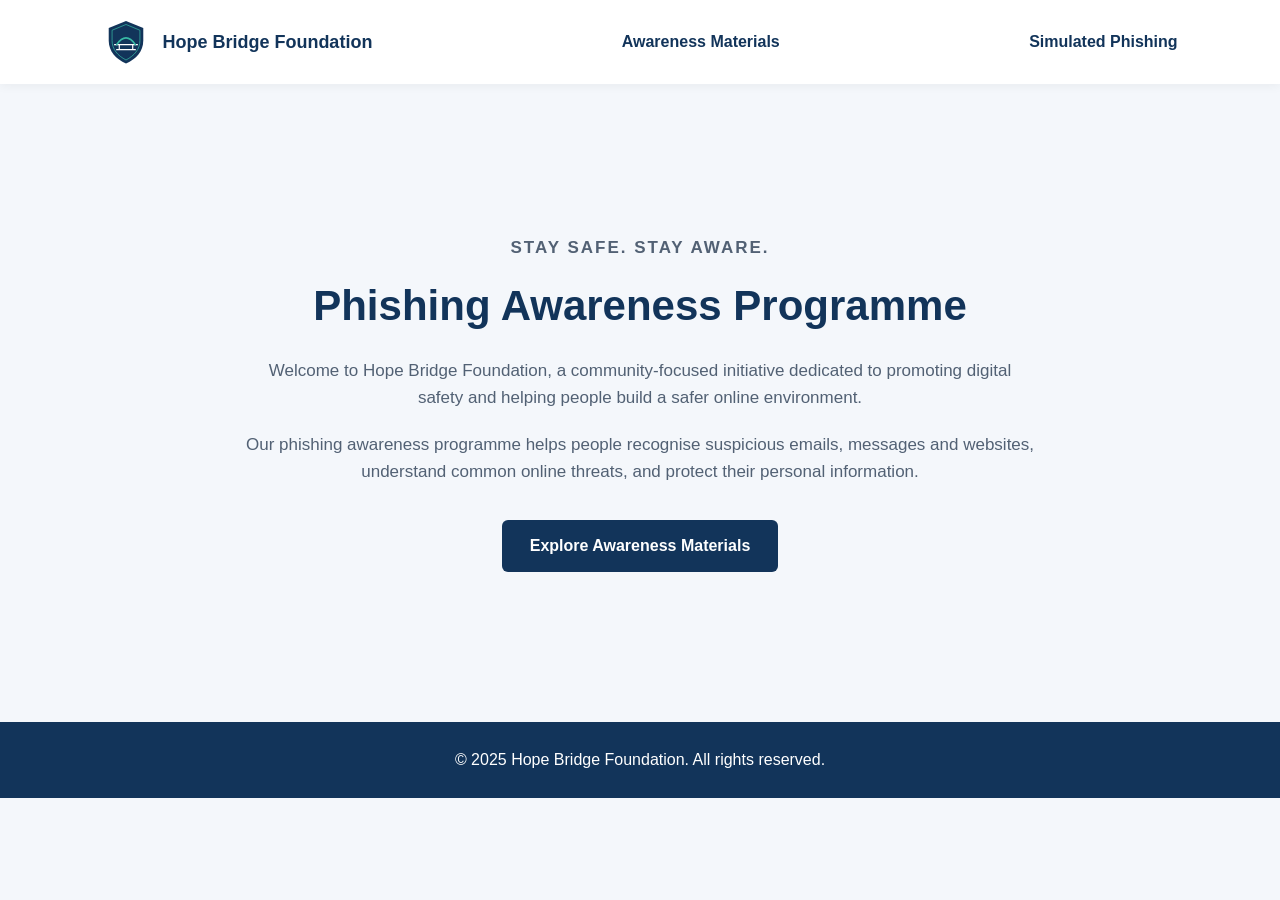
<file: index.html>
<!DOCTYPE html>
<html lang="en">
<head>
    <meta charset="UTF-8">
    <meta name="viewport" content="width=device-width, initial-scale=1.0">

    <title>Phishing Awareness Programme | Hope Bridge Foundation</title>

    <link rel="stylesheet" href="style.css">
</head>

<body>

<header>
    <nav>
        <div class="logo">
            <img src="ASSETS/logo.svg" alt="Hope Bridge Foundation logo">
            <span>Hope Bridge Foundation</span>
        </div>

        <a href="awareness.html">Awareness Materials</a>
        <a href="simulated.html">Simulated Phishing</a>
    </nav>
</header>

    <main>
        <section class="hero">

            <p class="tagline">STAY SAFE. STAY AWARE.</p>

            <h1>Phishing Awareness Programme</h1>

            <p>
                Welcome to Hope Bridge Foundation, a community-focused
                initiative dedicated to promoting digital safety and
                helping people build a safer online environment.
            </p>

            <p>
                Our phishing awareness programme helps people recognise
                suspicious emails, messages and websites, understand
                common online threats, and protect their personal information.
            </p>

            <a class="button" href="awareness.html">
                Explore Awareness Materials
            </a>

        </section>
    </main>

    <footer>
        <p>&copy; 2025 Hope Bridge Foundation. All rights reserved.</p>
    </footer>

</body>
</html>
</file>
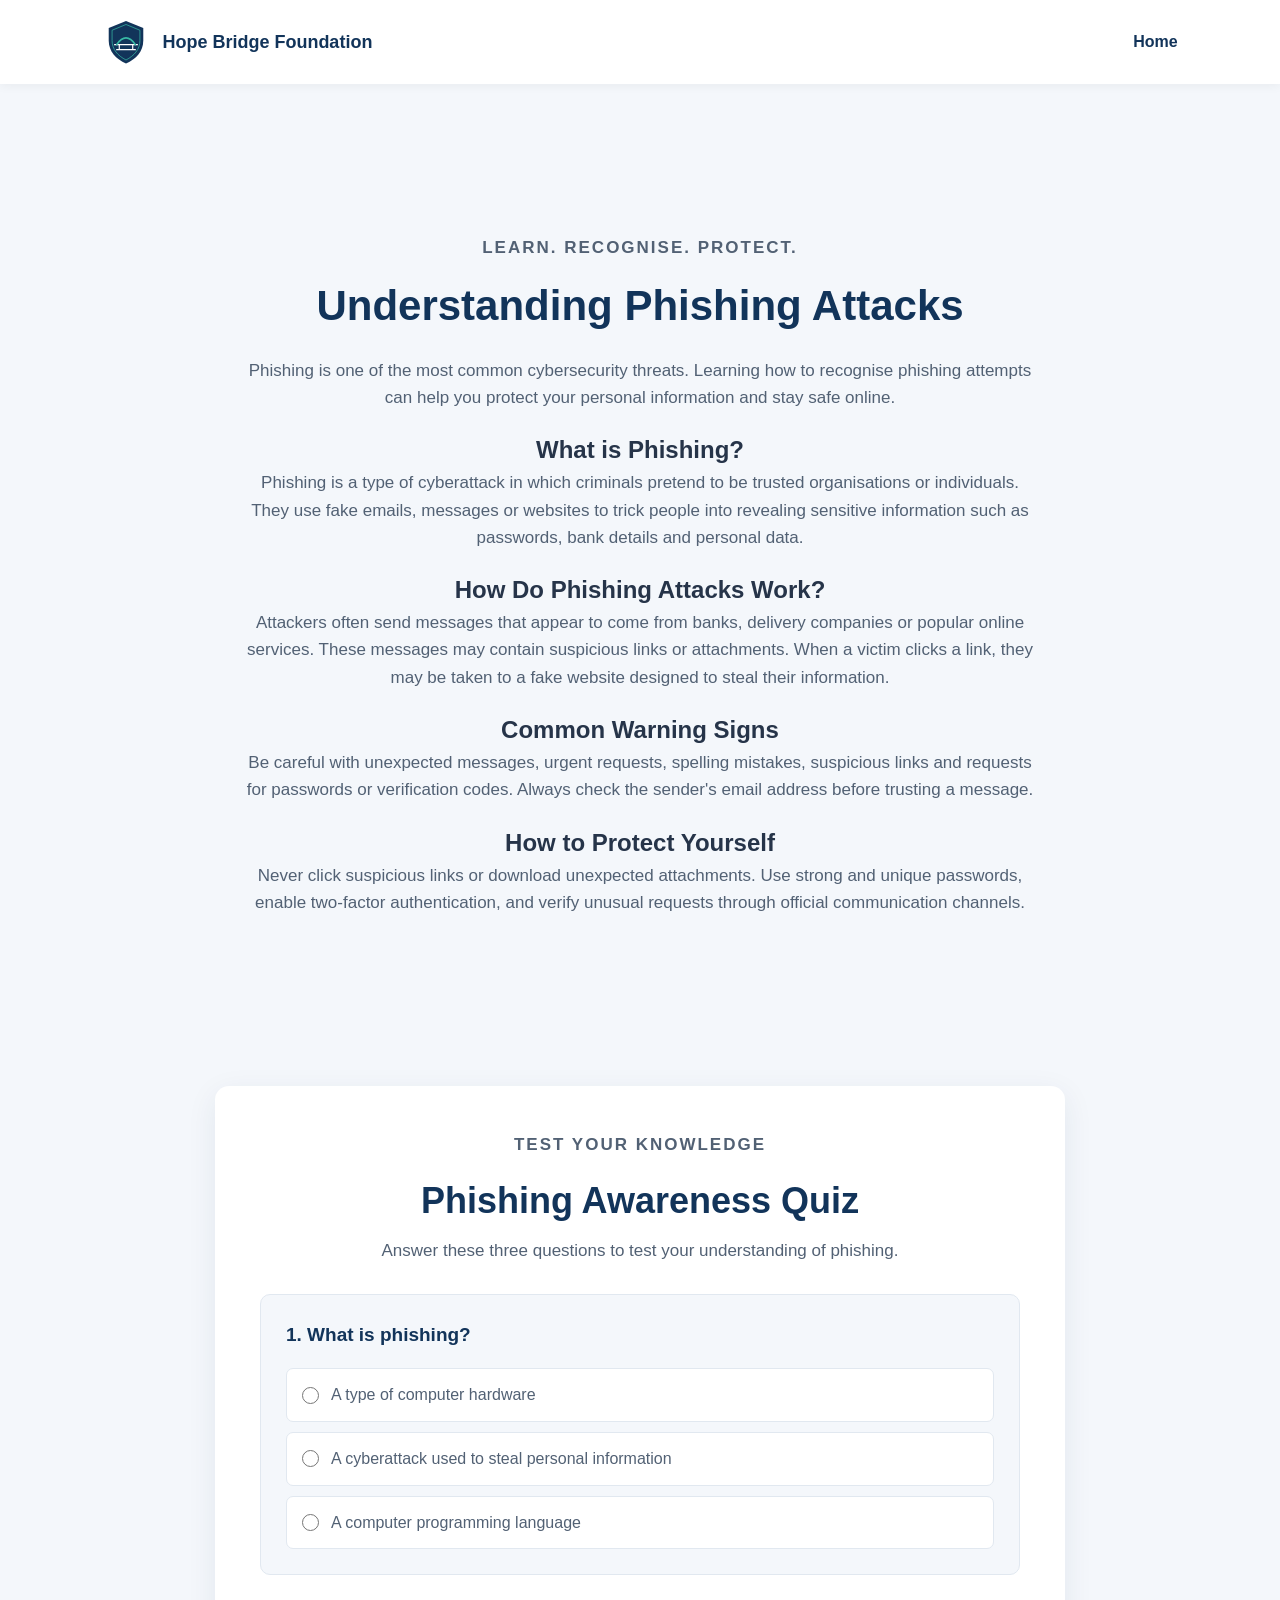
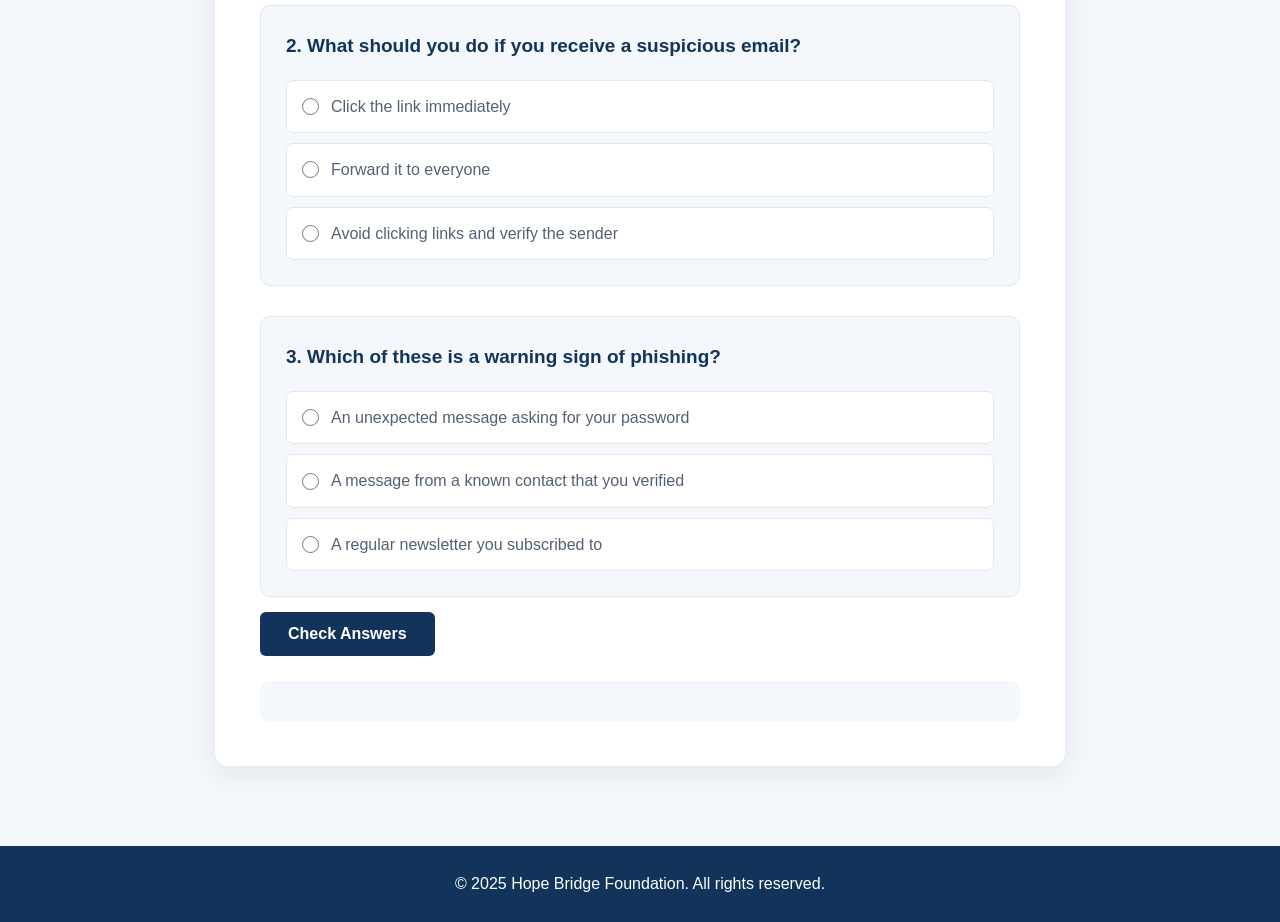
<file: awareness.html>
<!DOCTYPE html>
<html lang="en">
<head>
    <meta charset="UTF-8">
    <meta name="viewport" content="width=device-width, initial-scale=1.0">
    <title>Phishing Awareness | Hope Bridge Foundation</title>
    <link rel="stylesheet" href="style.css">
</head>
<body>

    <header>
        <nav>
            <div class="logo">
                <img src="ASSETS/logo.svg" alt="Hope Bridge Foundation logo">
                <span>Hope Bridge Foundation</span>
            </div>

            <a href="index.html">Home</a>
        </nav>
    </header>

    <main>
        <article class="hero">

            <p class="tagline">LEARN. RECOGNISE. PROTECT.</p>

            <h1>Understanding Phishing Attacks</h1>

            <p>
                Phishing is one of the most common cybersecurity threats.
                Learning how to recognise phishing attempts can help you
                protect your personal information and stay safe online.
            </p>

            <h2>What is Phishing?</h2>

            <p>
                Phishing is a type of cyberattack in which criminals
                pretend to be trusted organisations or individuals.
                They use fake emails, messages or websites to trick
                people into revealing sensitive information such as
                passwords, bank details and personal data.
            </p>

            <h2>How Do Phishing Attacks Work?</h2>

            <p>
                Attackers often send messages that appear to come from
                banks, delivery companies or popular online services.
                These messages may contain suspicious links or
                attachments. When a victim clicks a link, they may be
                taken to a fake website designed to steal their information.
            </p>

            <h2>Common Warning Signs</h2>

            <p>
                Be careful with unexpected messages, urgent requests,
                spelling mistakes, suspicious links and requests for
                passwords or verification codes. Always check the
                sender's email address before trusting a message.
            </p>

            <h2>How to Protect Yourself</h2>

            <p>
                Never click suspicious links or download unexpected
                attachments. Use strong and unique passwords, enable
                two-factor authentication, and verify unusual requests
                through official communication channels.
            </p>

        </article>

<section class="hero quiz-section">

    <p class="tagline">TEST YOUR KNOWLEDGE</p>

    <h1>Phishing Awareness Quiz</h1>

    <p>Answer these three questions to test your understanding of phishing.</p>

    <div class="question">
        <h2>1. What is phishing?</h2>

        <label>
            <input type="radio" name="q1" value="a">
            A type of computer hardware
        </label>

        <label>
            <input type="radio" name="q1" value="b">
            A cyberattack used to steal personal information
        </label>

        <label>
            <input type="radio" name="q1" value="c">
            A computer programming language
        </label>
    </div>

    <div class="question">
        <h2>2. What should you do if you receive a suspicious email?</h2>

        <label>
            <input type="radio" name="q2" value="a">
            Click the link immediately
        </label>

        <label>
            <input type="radio" name="q2" value="b">
            Forward it to everyone
        </label>

        <label>
            <input type="radio" name="q2" value="c">
            Avoid clicking links and verify the sender
        </label>
    </div>

    <div class="question">
        <h2>3. Which of these is a warning sign of phishing?</h2>

        <label>
            <input type="radio" name="q3" value="a">
            An unexpected message asking for your password
        </label>

        <label>
            <input type="radio" name="q3" value="b">
            A message from a known contact that you verified
        </label>

        <label>
            <input type="radio" name="q3" value="c">
            A regular newsletter you subscribed to
        </label>
    </div>

    <button type="button" class="button" id="checkAnswers">
        Check Answers
    </button>

    <div id="quizResult" aria-live="polite"></div>

</section>

    </main>

    <footer>
        <p>&copy; 2025 Hope Bridge Foundation. All rights reserved.</p>
    </footer>

    <script src="script.js"></script>
</body>
</html>
</file>
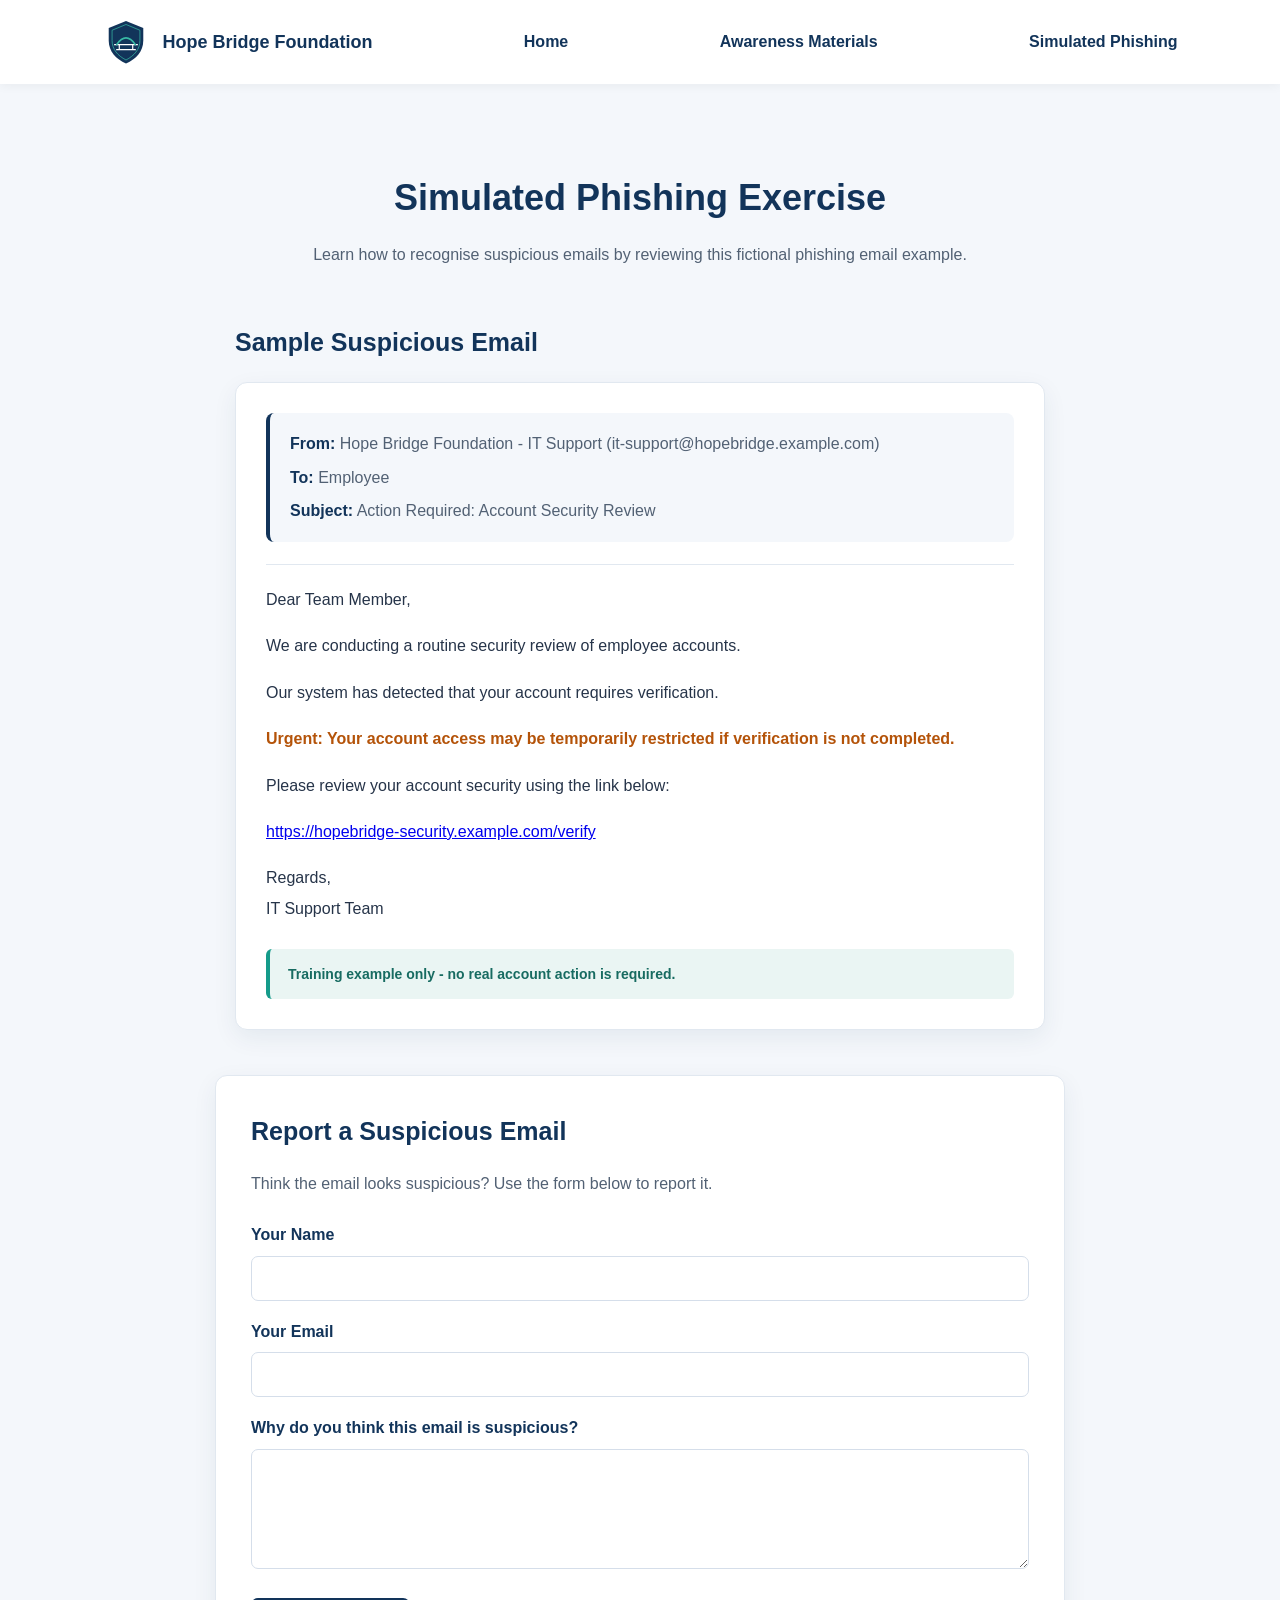
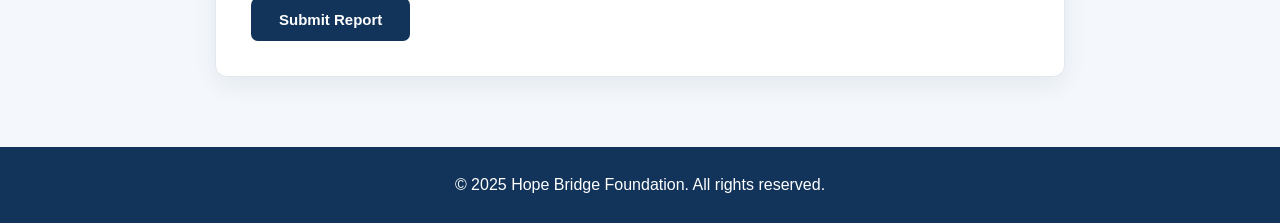
<file: simulated.html>
<!DOCTYPE html>
<html lang="en">

<head>
    <meta charset="UTF-8">
    <meta name="viewport" content="width=device-width, initial-scale=1.0">
    <title>Simulated Phishing | Hope Bridge Foundation</title>

    <link rel="stylesheet" href="style.css">
</head>

<body>

    <!-- Website Navigation -->
    <header>
        <nav>
            <div class="logo">
                <img src="ASSETS/logo.svg" alt="Hope Bridge Foundation logo">
                <span>Hope Bridge Foundation</span>
            </div>

            <a href="index.html">Home</a>
            <a href="awareness.html">Awareness Materials</a>
            <a href="simulated.html">Simulated Phishing</a>
        </nav>
    </header>

    <!-- Main Content -->
    <main>

        <section class="simulated-intro">
            <h1>Simulated Phishing Exercise</h1>

            <p>
                Learn how to recognise suspicious emails by reviewing
                this fictional phishing email example.
            </p>
        </section>

        <!-- Sample Email -->
        <section class="email-section">

            <h2>Sample Suspicious Email</h2>

            <div class="email-card">

                <div class="email-details">
                <p>
                    <strong>From:</strong> Hope Bridge Foundation - IT Support
                    (it-support@hopebridge.example.com)
                </p>

                    <p><strong>To:</strong> Employee</p>

                    <p><strong>Subject:</strong> Action Required: Account Security Review</p>
                </div>

                <hr>

                <div class="email-content">

        <p>Dear Team Member,</p>

        <p>
            We are conducting a routine security review
            of employee accounts.
        </p>

        <p>
            Our system has detected that your account
            requires verification.
        </p>

        <p>
            <strong>
                Urgent: Your account access may be temporarily
                restricted if verification is not completed.
            </strong>
        </p>

        <p>
            Please review your account security using the link below:
        </p>

        <p>
            <a href="#training-notice">
                https://hopebridge-security.example.com/verify
            </a>
        </p>

        <p>
            Regards,<br>
            IT Support Team
        </p>

    </div>
               <div class="training-notice" id="training-notice">
                Training example only - no real account action is required.
               </div>

            </div>

        </section>

        <!-- Reporting Form -->
        <section class="report-section">

            <h2>Report a Suspicious Email</h2>

            <p>
                Think the email looks suspicious?
                Use the form below to report it.
            </p>

            <form id="reportForm"
                  action="https://formspree.io/f/xppdqbrl"
                  method="POST">

                <label for="name">Your Name</label>
                <input type="text" id="name" name="name" required>

                <label for="email">Your Email</label>
                <input type="email" id="email" name="email" required>

                <label for="reason">Why do you think this email is suspicious?</label>
                <textarea id="reason" name="reason" rows="5" required></textarea>

                <button type="submit">Submit Report</button>

                <p id="formStatus" aria-live="polite"></p>

            </form>

        </section>

    </main>

    <!-- Footer -->
    <footer>
        <p>&copy; 2025 Hope Bridge Foundation. All rights reserved.</p>
    </footer>


<script>
    const reportForm = document.getElementById("reportForm");
    const formStatus = document.getElementById("formStatus");

    reportForm.addEventListener("submit", async function (event) {

        // Prevent the page from refreshing
        event.preventDefault();

        // Show submitting message
        formStatus.textContent = "Submitting your report...";

        // Get the form data
        const formData = new FormData(reportForm);

        try {

            // Send data to Formspree
            const response = await fetch(reportForm.action, {
                method: "POST",
                body: formData,
                headers: {
                    "Accept": "application/json"
                }
            });

            if (response.ok) {

                formStatus.textContent = "Thank you! Your report has been submitted successfully.";

                // Clear the form
                reportForm.reset();

            } else {

                formStatus.textContent = "Sorry, something went wrong. Please try again.";

            }

        } catch (error) {

            formStatus.textContent = "Unable to submit your report. Please check your internet connection.";

        }

    });
</script>


</body>
</html>
</file>
<file: style.css>
* {
    margin: 0;
    padding: 0;
    box-sizing: border-box;
}

body {
    font-family: Arial, sans-serif;
    background-color: #f4f7fb;
    color: #263449;
    line-height: 1.6;
}


header {
    background-color: #ffffff;
    padding: 18px 8%;
    box-shadow: 0 2px 10px rgba(0, 0, 0, 0.05);
}

nav {
    display: flex;
    justify-content: space-between;
    align-items: center;
}

.logo {
    display: flex;
    align-items: center;
    gap: 12px;
    font-weight: bold;
    color: #12345a;
    font-size: 18px;
}

.logo img {
    width: 48px;
    height: 48px;
}

nav a {
    text-decoration: none;
    color: #12345a;
    font-weight: bold;
}


.hero {
    max-width: 850px;
    margin: 100px auto;
    padding: 50px 30px;
    text-align: center;
}

.tagline {
    color: #159b8a;
    font-weight: bold;
    letter-spacing: 2px;
    margin-bottom: 15px;
}

.hero h1 {
    color: #12345a;
    font-size: 42px;
    line-height: 1.2;
    margin-bottom: 25px;
}

.hero p {
    margin-bottom: 20px;
    font-size: 17px;
    color: #526174;
}


.button {
    display: inline-block;
    margin-top: 15px;
    padding: 13px 28px;
    background-color: #12345a;
    color: #ffffff;
    text-decoration: none;
    border-radius: 6px;
    font-weight: bold;
}

.button:hover {
    background-color: #159b8a;
}


footer {
    text-align: center;
    padding: 25px;
    background-color: #12345a;
    color: #ffffff;
}


@media (max-width: 600px) {
    nav {
        flex-direction: column;
        gap: 15px;
    }

    .hero {
        margin: 50px auto;
        padding: 30px 20px;
    }

    .hero h1 {
        font-size: 30px;
    }
}


/* QUIZ SECTION */

.quiz-section {
    max-width: 850px;
    margin: 40px auto 80px;
    padding: 45px;
    background-color: #ffffff;
    border-radius: 14px;
    box-shadow: 0 8px 30px rgba(18, 52, 90, 0.08);
    text-align: left;
}

.quiz-section > .tagline,
.quiz-section > h1,
.quiz-section > p {
    text-align: center;
}

.quiz-section > h1 {
    font-size: 36px;
    margin-bottom: 15px;
}

.question {
    margin-top: 30px;
    padding: 25px;
    background-color: #f4f7fb;
    border: 1px solid #e1e8f0;
    border-radius: 10px;
}

.question h2 {
    color: #12345a;
    font-size: 19px;
    margin-bottom: 18px;
}

.question label {
    display: flex;
    align-items: center;
    gap: 12px;
    padding: 13px 15px;
    margin-top: 10px;
    background-color: #ffffff;
    border: 1px solid #e1e8f0;
    border-radius: 7px;
    cursor: pointer;
    color: #526174;
    transition: 0.2s ease;
}

.question label:hover {
    border-color: #159b8a;
    background-color: #f0faf8;
}

.question input[type="radio"] {
    accent-color: #159b8a;
    width: 17px;
    height: 17px;
    cursor: pointer;
    flex-shrink: 0;
}

.quiz-section .button {
    border: none;
    cursor: pointer;
    font-size: 16px;
}

#quizResult {
    margin-top: 25px;
    padding: 20px;
    background-color: #f4f7fb;
    border-radius: 8px;
    color: #263449;
}

#quizResult h2 {
    color: #12345a;
    margin-bottom: 12px;
}

#quizResult p {
    margin-bottom: 8px;
    font-size: 15px;
}

/* MOBILE RESPONSIVENESS */

@media (max-width: 600px) {
    .quiz-section {
        margin: 30px 15px 50px;
        padding: 25px 18px;
    }

    .quiz-section > h1 {
        font-size: 28px;
    }

    .question {
        padding: 18px 14px;
    }

    .question h2 {
        font-size: 17px;
    }

    .question label {
        font-size: 14px;
        padding: 12px 10px;
    }
}


#quizResult .correct {
    color: #16834a;
    font-weight: bold;
}

#quizResult .incorrect {
    color: #d93636;
    font-weight: bold;
}


/* =================================
   SIMULATED PHISHING PAGE
================================= */

.simulated-intro {
    max-width: 850px;
    margin: 65px auto 35px;
    padding: 20px;
    text-align: center;
}

.simulated-intro h1 {
    color: #12345a;
    font-size: 36px;
    margin-bottom: 15px;
}

.simulated-intro p {
    color: #526174;
    font-size: 16px;
}

/* EMAIL SECTION */

.email-section {
    max-width: 850px;
    margin: 0 auto 45px;
    padding: 0 20px;
}

.email-section h2,
.report-section h2 {
    color: #12345a;
    font-size: 25px;
    margin-bottom: 20px;
}

/* EMAIL CARD */

.email-card {
    background-color: #ffffff;
    border: 1px solid #e1e8f0;
    border-radius: 12px;
    padding: 30px;
    box-shadow: 0 8px 25px rgba(18, 52, 90, 0.07);
}

.email-details {
    background-color: #f4f7fb;
    padding: 18px 20px;
    border-radius: 8px;
    border-left: 4px solid #12345a;
    margin-bottom: 22px;
}

.email-details p {
    margin-bottom: 8px;
    color: #526174;
}

.email-details p:last-child {
    margin-bottom: 0;
}

.email-details strong {
    color: #12345a;
}

.email-card hr {
    border: none;
    border-top: 1px solid #e1e8f0;
    margin: 20px 0;
}

.email-content {
    color: #263449;
    line-height: 1.9;
}

.email-content p {
    margin-bottom: 16px;
}

.email-content strong {
    color: #b45309;
}

/* TRAINING NOTICE */

.training-notice {
    margin-top: 25px;
    padding: 14px 18px;
    background-color: #eaf5f3;
    border-left: 4px solid #159b8a;
    border-radius: 6px;
    color: #176b61;
    font-size: 14px;
    font-weight: bold;
}

/* REPORTING SECTION */

.report-section {
    max-width: 850px;
    margin: 0 auto 70px;
    padding: 35px;
    background-color: #ffffff;
    border: 1px solid #e1e8f0;
    border-radius: 12px;
    box-shadow: 0 8px 25px rgba(18, 52, 90, 0.07);
}

.report-section > p {
    color: #526174;
    margin-bottom: 25px;
}

/* FORM INPUTS */

#reportForm label {
    display: block;
    color: #12345a;
    font-weight: bold;
    margin: 18px 0 8px;
}

#reportForm input,
#reportForm textarea {
    width: 100%;
    padding: 13px 15px;
    border: 1px solid #d5deea;
    border-radius: 7px;
    font-family: Arial, sans-serif;
    font-size: 15px;
    color: #263449;
    background-color: #ffffff;
    outline: none;
    transition: border-color 0.2s ease,
                box-shadow 0.2s ease;
}

#reportForm input:focus,
#reportForm textarea:focus {
    border-color: #159b8a;
    box-shadow: 0 0 0 3px rgba(21, 155, 138, 0.12);
}

#reportForm textarea {
    resize: vertical;
    min-height: 120px;
}

/* SUBMIT BUTTON */

#reportForm button {
    display: inline-block;
    margin-top: 22px;
    padding: 13px 28px;
    background-color: #12345a;
    color: #ffffff;
    border: none;
    border-radius: 7px;
    font-size: 15px;
    font-weight: bold;
    cursor: pointer;
    transition: background-color 0.2s ease;
}

#reportForm button:hover {
    background-color: #159b8a;
}

#reportForm button:disabled {
    opacity: 0.6;
    cursor: not-allowed;
}

/* FORM STATUS MESSAGE */

#formStatus {
    margin-top: 18px;
    padding: 0;
    color: #16834a;
    font-weight: bold;
}

#formStatus:empty {
    display: none;
}

/* MOBILE RESPONSIVENESS */

@media (max-width: 600px) {

    .simulated-intro {
        margin: 35px auto 20px;
        padding: 20px;
    }

    .simulated-intro h1 {
        font-size: 28px;
    }

    .email-section {
        padding: 0 15px;
    }

    .email-section h2,
    .report-section h2 {
        font-size: 21px;
    }

    .email-card {
        padding: 20px 16px;
    }

    .email-details {
        padding: 15px;
        font-size: 14px;
    }

    .email-content {
        font-size: 14px;
    }

    .report-section {
        margin: 0 15px 45px;
        padding: 25px 18px;
    }

    #reportForm button {
        width: 100%;
    }
}
</file>
